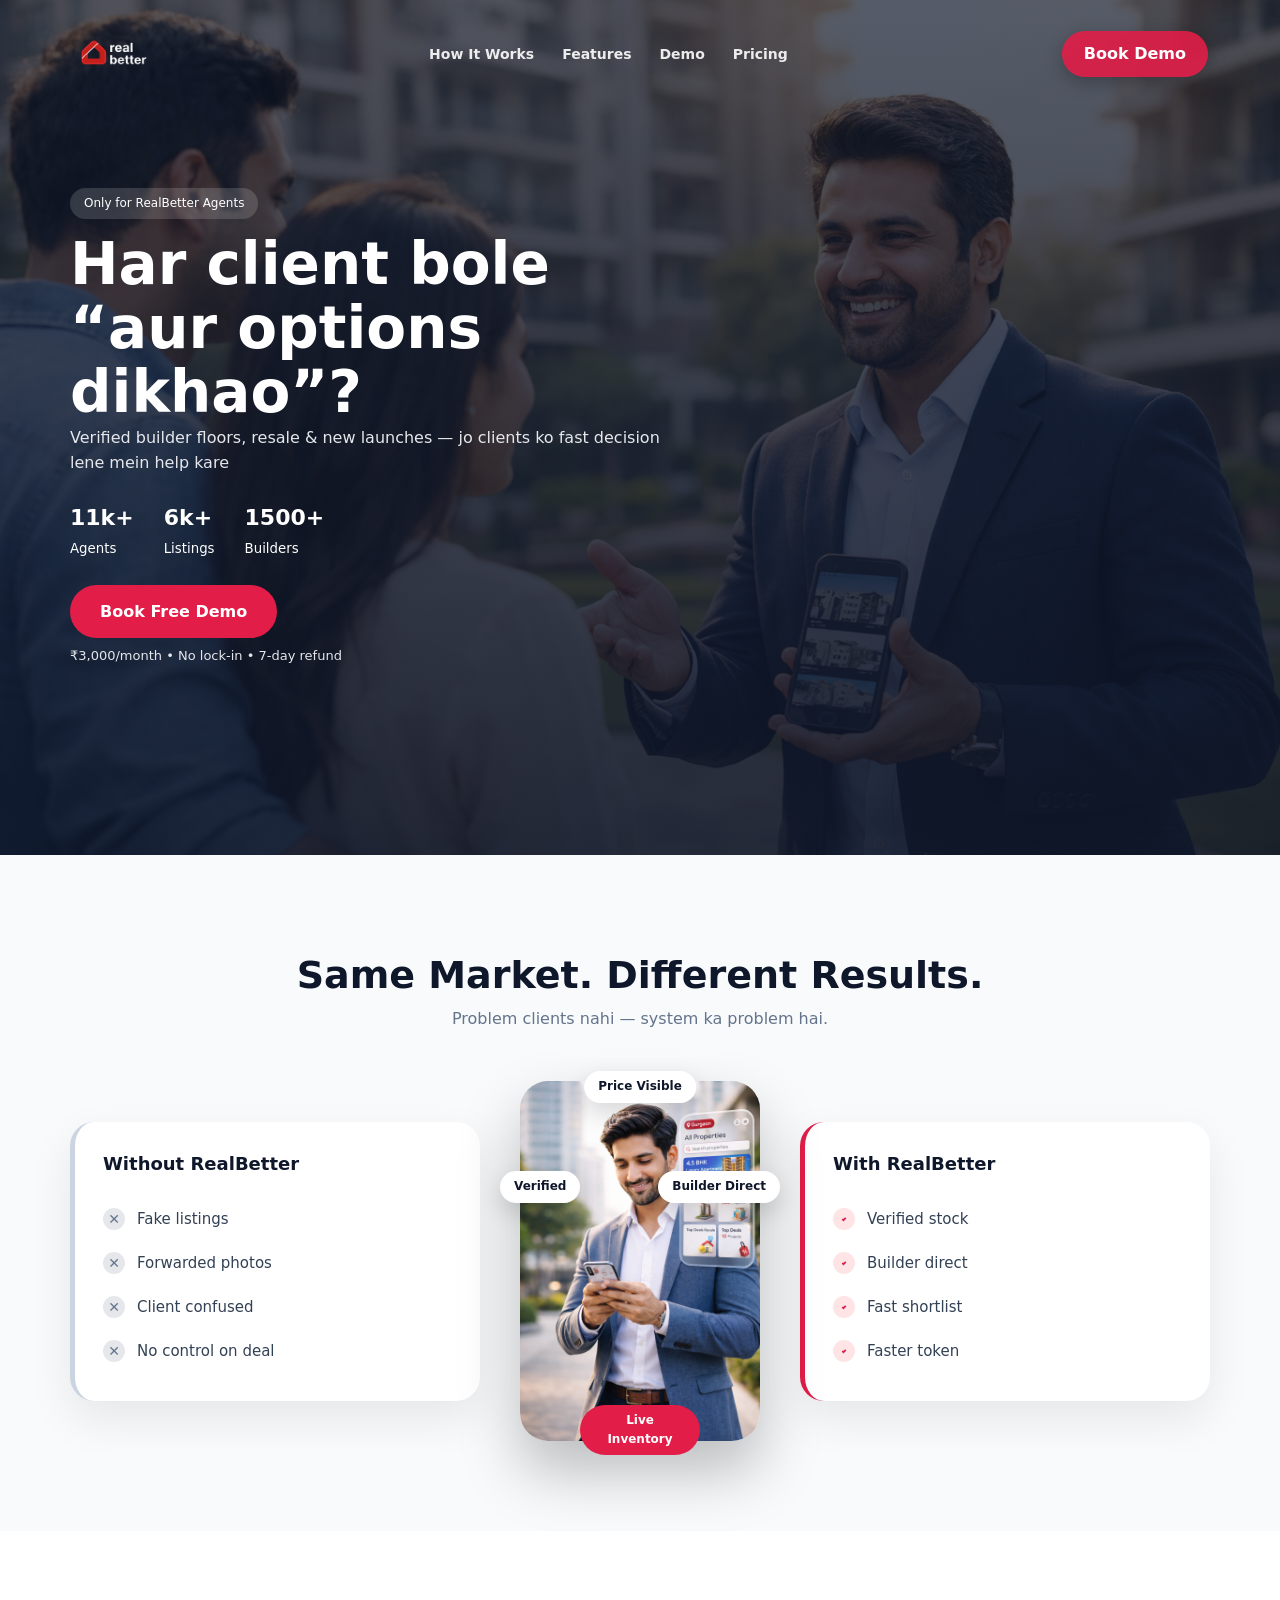
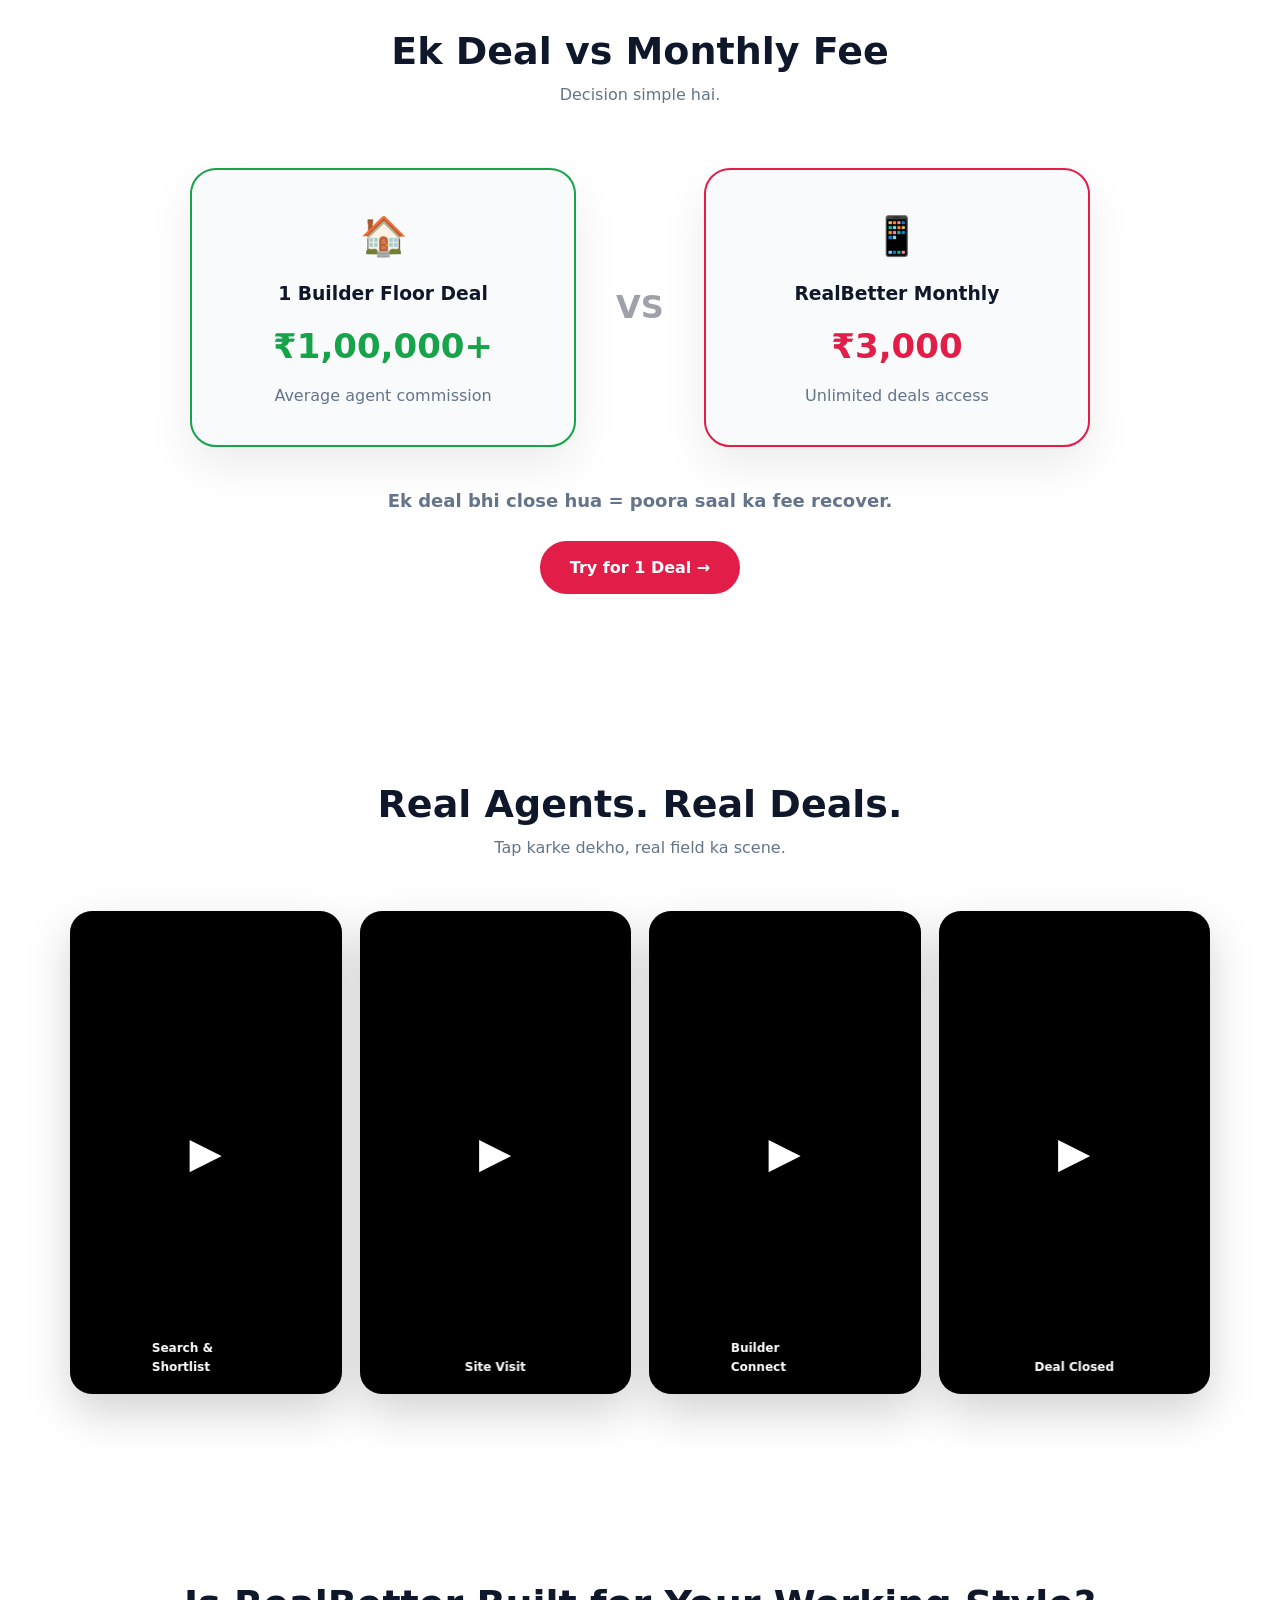
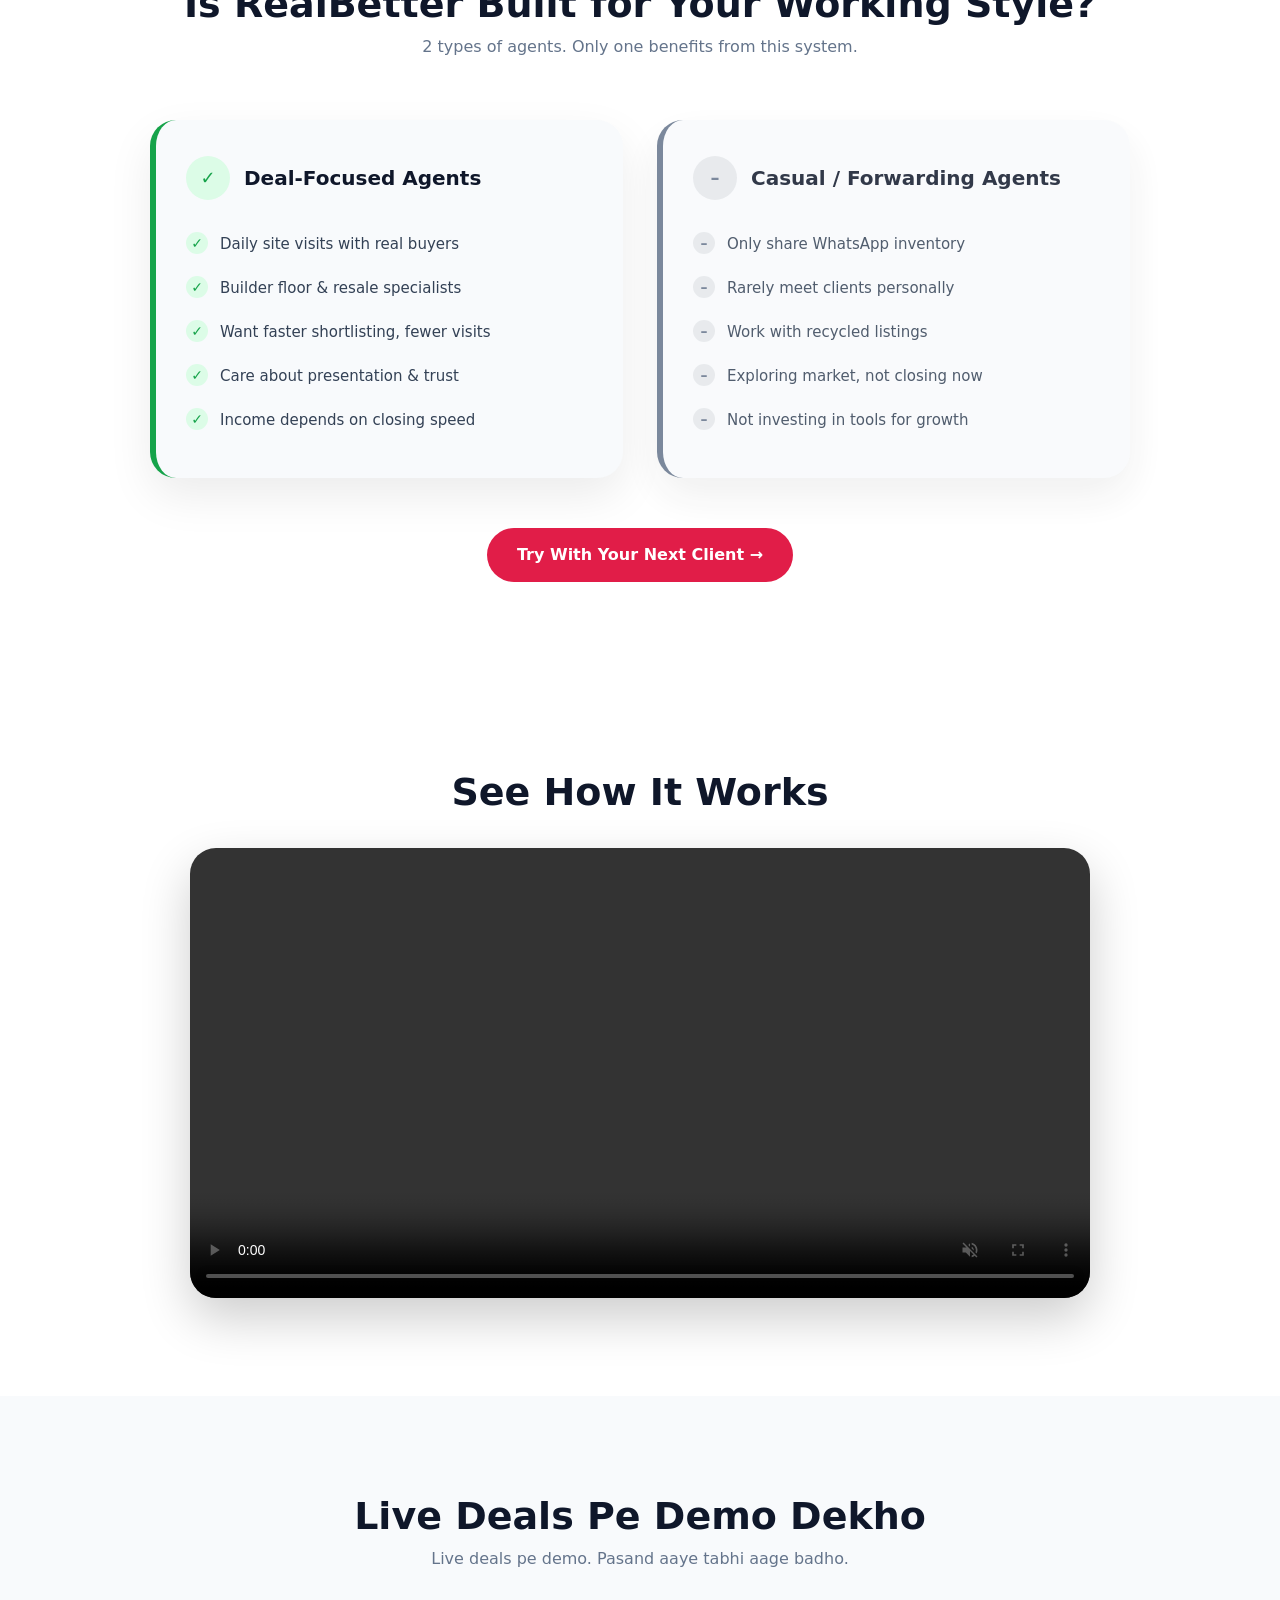
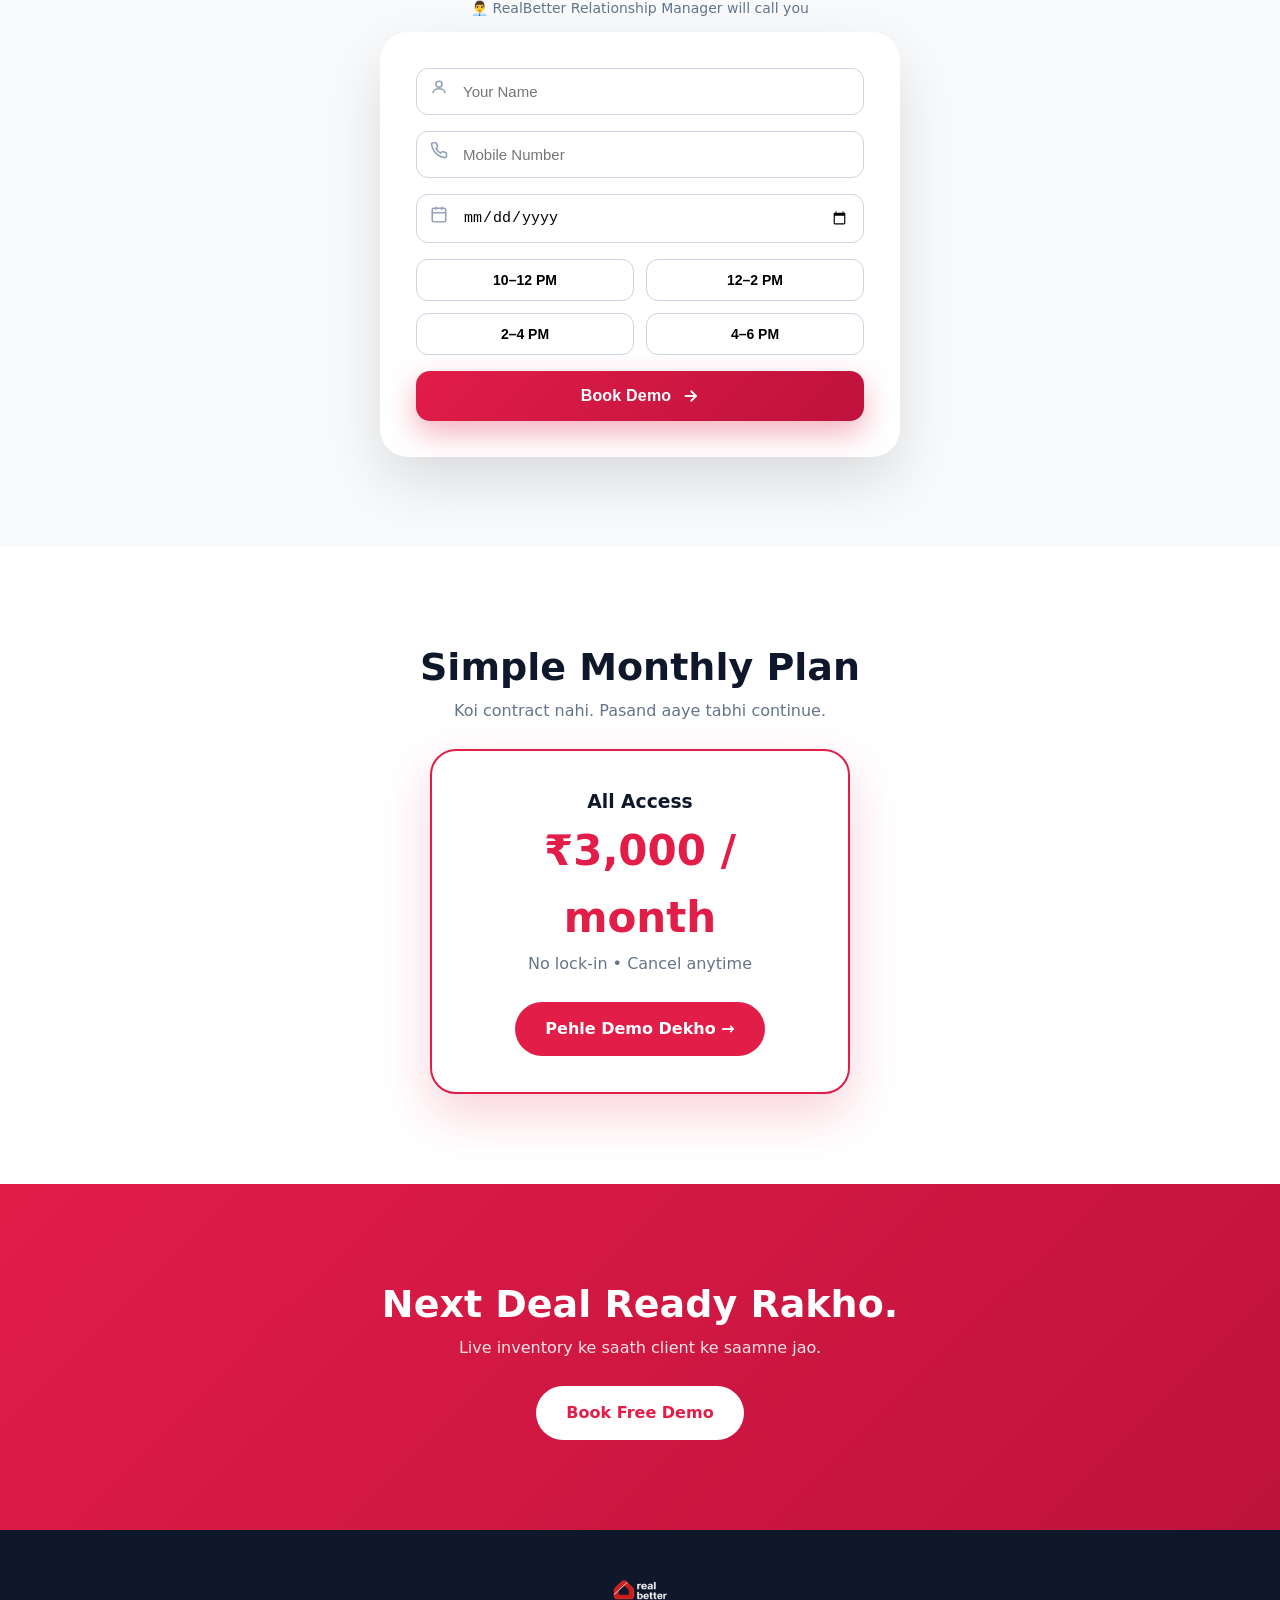
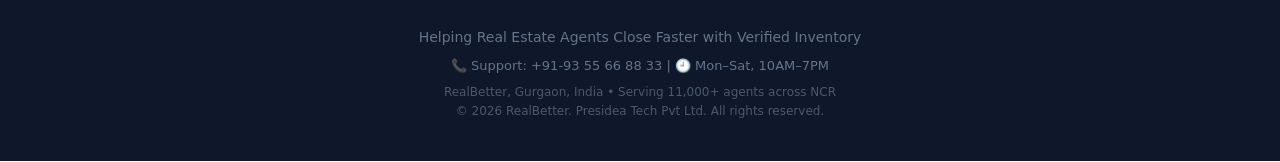
<file: subscription/index.html>
<!DOCTYPE html>
<html lang="en">
<head>


<link rel="icon" href="/favicon.ico" type="image/x-icon">
<link rel="icon" type="image/png" sizes="32x32" href="images/favicon-32.png">
<link rel="icon" type="image/png" sizes="16x16" href="images/favicon-16.png">
<link rel="apple-touch-icon" sizes="180x180" href="images/apple-touch-icon.png">

<meta charset="UTF-8"/>
<meta name="viewport" content="width=device-width, initial-scale=1.0"/>
<title>RealBetter - Close Deals Faster</title>

<style>
:root{
--red:#e11d48;
--dark:#0f172a;
--gray:#f8fafc;
--muted:#64748b;
}

*{box-sizing:border-box;margin:0;padding:0}
body{
font-family: Inter, system-ui, -apple-system, Segoe UI, Roboto, Arial, sans-serif;
background:#fff;color:var(--dark);line-height:1.6;
}
img{max-width:100%;display:block}
a{text-decoration:none;color:inherit}

.container{max-width:1180px;margin:auto;padding:0 20px}
.section{padding:90px 0}
.center{text-align:center}

h1{font-size:clamp(32px,5vw,58px);line-height:1.1}
h2{font-size:clamp(26px,3vw,38px)}
p{color:var(--muted)}

.btn{
display:inline-flex;align-items:center;gap:10px;
padding:14px 30px;border-radius:999px;
background:var(--red);color:#fff;font-weight:700;
transition:.25s;
}
.btn:hover{transform:translateY(-2px);background:#be123c}


/* ===== HEADER ===== */

.rb-header{
  position:fixed;
  top:16px;
  left:0;
  right:0;
  z-index:100;
  transition:all .4s ease;
}

.rb-header-inner{
  max-width:1180px;
  margin:auto;
  padding:12px 22px;
  display:flex;
  align-items:center;
  justify-content:space-between;
  border-radius:999px;
  transition:all .4s ease;
}

.rb-logo img{
  height:52px;
  transition:.4s;
}

/* NAV */

.rb-nav{
  display:flex;
  gap:28px;
  font-size:14px;
  font-weight:600;
}

.rb-nav a{
  color:rgba(255,255,255,.9);
  transition:.25s;
}

.rb-nav a:hover{color:#fff}

/* CTA */

.rb-cta{
  background:rgba(225,29,72,.9);
  color:#fff;
  padding:10px 22px;
  border-radius:999px;
  font-weight:700;
  box-shadow:0 6px 18px rgba(0,0,0,.25);
  transition:.25s;
}

.rb-cta:hover{background:#be123c}

/* ===== SCROLLED STATE ===== */

.rb-header.scrolled .rb-header-inner{
  background:#fff;
  box-shadow:0 10px 30px rgba(0,0,0,.15);
  padding:6px 18px;
}

.rb-header.scrolled .rb-logo img{
  height:42px;
}

.rb-header.scrolled .rb-nav a{
  color:#374151;
}

.rb-header.scrolled .rb-nav a:hover{
  color:#e11d48;
}

.rb-header.scrolled .rb-cta{
  background:#e11d48;
}

/* ===== MOBILE ===== */

@media(max-width:900px){
  .rb-nav{display:none}
}

/* ===== HERO ===== */
.hero{
min-height:95vh;display:flex;align-items:center;
background:
linear-gradient(to bottom,rgba(15,23,42,.7),rgba(15,23,42,.9)),
url('images/hero-image.png') center/cover no-repeat;
color:#fff;
}
.hero-grid{display:grid;grid-template-columns:1.1fr .9fr;gap:60px;align-items:center}
.hero p{color:#e5e7eb}
.badge{
display:inline-block;background:rgba(255,255,255,.15);
padding:6px 14px;border-radius:999px;font-size:12px;margin-bottom:14px
}
.stats{display:flex;gap:30px;margin:24px 0}
.stat strong{font-size:22px;display:block}

@media(max-width:600px){

  h1{font-size:34px}
  h2{font-size:26px}

  .section{padding:60px 0}

  .hero{min-height:auto;padding:80px 0}

  .stats{flex-direction:row;gap:10px}

  .btn{
    width:100%;
    justify-content:center;
    font-size:16px;
    padding:16px 24px;
  }

}
/* ===== PAIN → IMAGE → SOLUTION (VISUAL) ===== */

.triple-compare{
  display:grid;
  grid-template-columns:1fr auto 1fr;
  gap:40px;
  align-items:center;
}

/* IMAGE CENTER */
.compare-image{
  position:relative;
  display:flex;
  justify-content:center;
  text-align:center;
}

.compare-image img{
  width:240px;
  border-radius:28px;
  box-shadow:0 30px 60px rgba(0,0,0,.25);
}

/* FLOATING TAGS */
.image-float{
  position:absolute;
  background:#fff;
  padding:6px 14px;
  border-radius:999px;
  font-size:12px;
  font-weight:800;
  box-shadow:0 10px 25px rgba(0,0,0,.15);
  white-space:nowrap;
}

.image-float.left{ top:25%; left:-20px; }
.image-float.right{ top:25%; right:-20px; }
.image-float.top{
  top:-10px;
  left:50%;
  transform:translateX(-50%);
}

/* IMAGE TAG */
.image-tag{
  position:absolute;
  bottom:-14px;
  left:50%;
  transform:translateX(-50%);
  background:var(--red);
  color:#fff;
  padding:6px 16px;
  border-radius:999px;
  font-size:12px;
  font-weight:700;
}

/* COMPARE BOXES */
.compare-box{
  background:#fff;
  border-radius:24px;
  padding:28px;
  box-shadow:0 18px 45px rgba(0,0,0,.08);
}

.compare-box h3{
  margin-bottom:18px;
  font-size:18px;
}

.compare-item{
  display:flex;
  align-items:center;
  gap:12px;
  padding:10px 0;
  font-size:15px;
  color:#334155;
}

.compare-box.bad{ border-left:5px solid #cbd5e1; }
.compare-box.good{ border-left:5px solid var(--red); }

/* ICONS */
.x-icon{
  width:22px;height:22px;
  display:grid;place-items:center;
  border-radius:50%;
  background:#e5e7eb;
  color:#64748b;
  font-weight:800;
  font-size:14px;
  flex-shrink:0;
}

.check-icon{
  width:22px;height:22px;
  display:grid;place-items:center;
  border-radius:50%;
  background:#ffe4e6;
  color:var(--red);
  flex-shrink:0;
}

.check-icon svg{
  width:14px;
  height:14px;
  stroke-width:3;
}

/* ===== TABLET & MOBILE ===== */

@media(max-width:900px){

  .triple-compare{
    grid-template-columns:1fr;
    gap:30px;
  }

  .compare-image{
    margin:10px 0 20px;
  }

  .compare-image img{
    width:200px;
  }

  .image-float.left{ left:10px; }
  .image-float.right{ right:10px; }
}

/* ===== SMALL MOBILE ===== */

@media(max-width:600px){

  .compare-image img{
    width:180px;
  }

  .compare-box{
    padding:22px;
  }

  .image-float{
    font-size:11px;
    padding:5px 10px;
  }
}


/* ===== DEAL VS PRICE ===== */

.deal-grid{
  display:grid;
  grid-template-columns:1fr auto 1fr;
  align-items:center;
  gap:40px;
  max-width:900px;
  margin:auto;
}

.deal-card{
  background:#f8fafc;
  border-radius:26px;
  padding:36px 28px;
  text-align:center;
  box-shadow:0 18px 45px rgba(0,0,0,.08);
}

.deal-card.big{
  border:2px solid #16a34a;
}

.deal-card.small{
  border:2px solid var(--red);
}

.deal-icon{
  font-size:38px;
  margin-bottom:12px;
}

.deal-amount{
  font-size:34px;
  font-weight:900;
  color:#16a34a;
  margin:10px 0;
}

.deal-amount.red{
  color:var(--red);
}

.deal-vs{
  font-size:32px;
  font-weight:900;
  opacity:.4;
}

/* MOBILE */

@media(max-width:900px){
  .deal-grid{
    grid-template-columns:1fr;
    gap:26px;
  }

  .deal-vs{
    display:none;
  }
}
/* ===== REELS CLICK TO PLAY ===== */

.reels-grid{
  display:grid;
  grid-template-columns:repeat(4,1fr);
  gap:18px;
}

.reel-card{
  position:relative;
  border-radius:22px;
  overflow:hidden;
  background:#000;
  box-shadow:0 18px 45px rgba(0,0,0,.18);
  cursor:pointer;
}

.reel-card video{
  width:100%;
  height:100%;
  object-fit:cover;
  aspect-ratio:9/16;
  display:block;
}

/* PLAY BUTTON */
.play-overlay{
  position:absolute;
  inset:0;
  display:grid;
  place-items:center;
  font-size:42px;
  color:#fff;
  background:rgba(0,0,0,.35);
  transition:.25s;
}

.reel-card.playing .play-overlay{
  opacity:0;
  pointer-events:none;
}

/* TAG */
.reel-tag{
  position:absolute;
  bottom:10px;
  left:50%;
  transform:translateX(-50%);
  background:rgba(0,0,0,.65);
  color:#fff;
  padding:6px 14px;
  border-radius:999px;
  font-size:12px;
  font-weight:700;
  backdrop-filter:blur(4px);
}

/* TABLET */
@media(max-width:900px){
  .reels-grid{
    grid-template-columns:repeat(2,1fr);
  }
}

/* MOBILE */
@media(max-width:600px){
  .reels-grid{
    grid-template-columns:1fr;
  }
}


/* ===== WHO IT'S FOR / NOT FOR ===== */

.fit-section{
  background:#fff;
}

.fit-grid{
  display:grid;
  grid-template-columns:1fr 1fr;
  gap:34px;
  max-width:980px;
  margin:auto;
}

.fit-box{
  background:#f8fafc;
  border-radius:26px;
  padding:36px 30px;
  box-shadow:0 18px 45px rgba(0,0,0,.08);
}

.fit-box.for{
  border-left:6px solid #16a34a;
}

.fit-box.not{
  border-left:6px solid #64748b;
  opacity:.85;
}

.fit-box h3{
  font-size:20px;
  margin-bottom:16px;
}

.fit-item{
  display:flex;
  gap:12px;
  align-items:flex-start;
  padding:10px 0;
  font-size:15px;
  color:#334155;
}

.fit-icon{
  width:22px;height:22px;
  border-radius:50%;
  display:grid;
  place-items:center;
  flex-shrink:0;
  font-weight:900;
  font-size:14px;
}

.fit-box.for .fit-icon{
  background:#dcfce7;
  color:#16a34a;
}

.fit-box.not .fit-icon{
  background:#e5e7eb;
  color:#64748b;
}

.fit-cta{
  text-align:center;
  margin-top:50px;
}

/* MOBILE */

@media(max-width:900px){
  .fit-grid{
    grid-template-columns:1fr;
  }

  .fit-box{
    padding:28px 22px;
  }
}


/* PAID HIGHLIGHT */

.fp-box.paid{
  border:2px solid var(--red);
  box-shadow:0 25px 60px rgba(225,29,72,.18);
  position:relative;
}

.fp-box.paid li::before{
  background:var(--red);
}

.fp-badge{
  position:absolute;
  top:-12px;
  left:24px;
  background:var(--red);
  color:#fff;
  padding:5px 14px;
  font-size:12px;
  border-radius:999px;
  font-weight:600;
}

/* MOBILE */

@media(max-width:800px){
  .free-paid-grid{
    grid-template-columns:1fr;
  }
}


/* ===== CARDS ===== */
.grid-3{display:grid;grid-template-columns:repeat(auto-fit,minmax(260px,1fr));gap:26px}
.grid-2{display:grid;grid-template-columns:repeat(auto-fit,minmax(300px,1fr));gap:32px}

.card{
background:#fff;border-radius:22px;padding:26px;
box-shadow:0 15px 40px rgba(0,0,0,.08);
}
.card.soft{background:var(--gray)}
.icon{
width:46px;height:46px;border-radius:14px;
display:grid;place-items:center;
background:#ffe4e6;color:var(--red);margin-bottom:14px
}
.icon svg{width:22px;height:22px}

@media(max-width:600px){

  .card{
    padding:22px;
  }

}
/* ===== DEMO FORM ===== */

.form-wrap{
  background:#fff;
  border-radius:28px;
  padding:36px;
  box-shadow:0 25px 60px rgba(0,0,0,.12);
  max-width:520px;
  margin:auto;
}

/* FIELD */
.field{
  position:relative;
  margin-bottom:16px;
}

/* INPUTS */
.field input{
  width:100%;
  padding:14px 14px 14px 46px;
  border-radius:12px;
  border:1px solid #cbd5e1;
  font-size:15px;
  background:#fff;
}

.field input:focus{
  outline:none;
  border-color:var(--red);
}

/* ICON */
.field-icon{
  position:absolute;
  left:14px;
  top:50%;
  transform:translateY(-50%);
  color:#94a3b8;
  pointer-events:none;
}

.field-icon svg{
  width:18px;
  height:18px;
  stroke-width:2.2;
}

/* ===== TIME SLOTS ===== */

.time-slots{
  display:grid;
  grid-template-columns:1fr 1fr;
  gap:12px;
  margin-top:8px;
}

.slot{
  border:1px solid #cbd5e1;
  background:#fff;
  padding:12px;
  border-radius:12px;
  font-weight:600;
  font-size:14px;
  cursor:pointer;
  transition:.25s;
}

.slot:hover{
  border-color:var(--red);
  color:var(--red);
}

.slot.active{
  background:#ffe4e6;
  border-color:var(--red);
  color:var(--red);
}
/* ===== DEMO CTA BUTTON ===== */

.demo-btn{
  width:100%;
  margin-top:16px;
  padding:16px 22px;
  border:none;
  border-radius:14px;
  background:linear-gradient(135deg,#e11d48,#be123c);
  color:#fff;
  font-size:16px;
  font-weight:800;
  letter-spacing:.2px;
  cursor:pointer;

  display:flex;
  align-items:center;
  justify-content:center;
  gap:10px;

  box-shadow:0 12px 30px rgba(225,29,72,.35);
  transition:all .25s ease;
}

.demo-btn svg{
  width:18px;
  height:18px;
  stroke-width:2.5;
}

.demo-btn:hover{
  transform:translateY(-2px);
  box-shadow:0 18px 40px rgba(225,29,72,.45);
}

.demo-btn:active{
  transform:translateY(0);
  box-shadow:0 8px 20px rgba(225,29,72,.35);
}

.demo-btn:disabled{
  opacity:.7;
  cursor:not-allowed;
}




/* MOBILE */
@media(max-width:600px){
  .form-wrap{padding:26px 20px}

  .field input{
    font-size:16px;
    padding:16px 16px 16px 48px;
  }
}

/* ===== PRICING ===== */
.price-box{
border:2px solid var(--red);
border-radius:26px;padding:36px;text-align:center;
box-shadow:0 20px 50px rgba(225,29,72,.2)
}
.price{font-size:42px;font-weight:900;color:var(--red)}

/* ===== FINAL CTA ===== */
.final{
background:linear-gradient(135deg,#e11d48,#be123c);
color:#fff;text-align:center
}
.final p{color:#ffe4e6}

/* ===== MOBILE ===== */
@media(max-width:900px){
.hero-grid{grid-template-columns:1fr;text-align:center}
.stats{justify-content:center}
}
</style>
</head>

<body>
<!-- ===== STICKY HEADER ===== -->
<header id="rb-header" class="rb-header">
  <div class="rb-header-inner">

    <!-- LOGO -->
    <a href="#" class="rb-logo">
      <img id="rb-logo-img" src="images/white.png" alt="RealBetter Logo" />
    </a>

    <!-- DESKTOP NAV -->
    <nav class="rb-nav">
      <a href="#how">How It Works</a>
      <a href="#features">Features</a>
      <a href="#watch">Demo</a>
      <a href="#pricing">Pricing</a>
    </nav>

    <!-- CTA -->
    <a href="#demo" class="rb-cta">Book Demo</a>

  </div>
</header>

<!-- HERO -->
<section class="hero">
<div class="container hero-grid">
<div>
<span class="badge">Only for RealBetter Agents</span>
<h1>Har client bole<br>“aur options dikhao”?</h1>
<p>Verified builder floors, resale & new launches — jo clients ko fast decision lene mein help kare</p>

<div class="stats">
<div class="stat"><strong>11k+</strong><small>Agents</small></div>
<div class="stat"><strong>6k+</strong><small>Listings</small></div>
<div class="stat"><strong>1500+</strong><small>Builders</small></div>
</div>

<a href="#demo" class="btn">Book Free Demo</a>
<p style="font-size:13px;margin-top:8px">₹3,000/month • No lock-in • 7-day refund</p>
</div>

</div>
</section>
<!-- PAIN → IMAGE → SOLUTION (SIMPLIFIED + VISUAL) -->
<section class="section pain-visual" id="how" style="background:var(--gray)">
  <div class="container">

    <div class="center" style="margin-bottom:50px">
      <h2>Same Market. Different Results.</h2>
      <p>Problem clients nahi — system ka problem hai.</p>
    </div>

    <div class="triple-compare">

      <!-- WITHOUT -->
      <div class="compare-box bad">
        <h3>Without RealBetter</h3>

        <div class="compare-item">
          <span class="x-icon">✕</span> Fake listings
        </div>
        <div class="compare-item">
          <span class="x-icon">✕</span> Forwarded photos
        </div>
        <div class="compare-item">
          <span class="x-icon">✕</span> Client confused
        </div>
        <div class="compare-item">
          <span class="x-icon">✕</span> No control on deal
        </div>
      </div>

      <!-- IMAGE CENTER -->
      <div class="compare-image">
        <img src="images/agent-phone.png" alt="RealBetter app showing live properties">

        <!-- FLOATING BENEFITS -->
        <span class="image-float left">Verified</span>
        <span class="image-float right">Builder Direct</span>
        <span class="image-float top">Price Visible</span>

        <span class="image-tag">Live Inventory</span>
      </div>

      <!-- WITH -->
      <div class="compare-box good">
        <h3>With RealBetter</h3>

        <div class="compare-item">
          <span class="check-icon">
            <svg viewBox="0 0 24 24" fill="none" stroke="currentColor">
              <path d="M9 12l2 2 4-4"/>
            </svg>
          </span>
          Verified stock
        </div>

        <div class="compare-item">
          <span class="check-icon">
            <svg viewBox="0 0 24 24" fill="none" stroke="currentColor">
              <path d="M9 12l2 2 4-4"/>
            </svg>
          </span>
          Builder direct
        </div>

        <div class="compare-item">
          <span class="check-icon">
            <svg viewBox="0 0 24 24" fill="none" stroke="currentColor">
              <path d="M9 12l2 2 4-4"/>
            </svg>
          </span>
          Fast shortlist
        </div>

        <div class="compare-item">
          <span class="check-icon">
            <svg viewBox="0 0 24 24" fill="none" stroke="currentColor">
              <path d="M9 12l2 2 4-4"/>
            </svg>
          </span>
          Faster token
        </div>
      </div>

    </div>

  </div>
</section>
<!-- DEAL VS PRICE SECTION -->
<section class="section deal-math" style="background:#fff">
  <div class="container">

    <div class="center" style="margin-bottom:60px">
      <h2>Ek Deal vs Monthly Fee</h2>
      <p>Decision simple hai.</p>
    </div>

    <div class="deal-grid">

      <!-- DEAL CARD -->
      <div class="deal-card big">
        <div class="deal-icon">🏠</div>
        <h3>1 Builder Floor Deal</h3>
        <div class="deal-amount">₹1,00,000+</div>
        <p>Average agent commission</p>
      </div>

      <!-- VS -->
      <div class="deal-vs">VS</div>

      <!-- PRICE CARD -->
      <div class="deal-card small">
        <div class="deal-icon">📱</div>
        <h3>RealBetter Monthly</h3>
        <div class="deal-amount red">₹3,000</div>
        <p>Unlimited deals access</p>
      </div>

    </div>

    <div class="center" style="margin-top:40px">
      <p style="font-weight:700;font-size:18px">
        Ek deal bhi close hua = poora saal ka fee recover.
      </p>
      <br>
      <a href="#demo" class="btn">Try for 1 Deal →</a>
    </div>

  </div>
</section>
<!-- REAL AGENT REELS (CLICK TO PLAY WITH SOUND) -->
<section class="section reels-section" style="background:#fff">
  <div class="container">

    <div class="center" style="margin-bottom:50px">
      <h2>Real Agents. Real Deals.</h2>
      <p>Tap karke dekho, real field ka scene.</p>
    </div>

    <div class="reels-grid">

      <!-- REEL 1 -->
      <div class="reel-card" onclick="toggleReel(this)">
        <video src="videos/agent1.mp4" playsinline></video>
        <div class="play-overlay">▶</div>
        <span class="reel-tag">Search & Shortlist</span>
      </div>

      <!-- REEL 2 -->
      <div class="reel-card" onclick="toggleReel(this)">
        <video src="videos/agent2.mp4" playsinline></video>
        <div class="play-overlay">▶</div>
        <span class="reel-tag">Site Visit</span>
      </div>

      <!-- REEL 3 -->
      <div class="reel-card" onclick="toggleReel(this)">
        <video src="videos/agent3.mp4" playsinline></video>
        <div class="play-overlay">▶</div>
        <span class="reel-tag">Builder Connect</span>
      </div>

      <!-- REEL 4 -->
      <div class="reel-card" onclick="toggleReel(this)">
        <video src="videos/agent4.mp4" playsinline></video>
        <div class="play-overlay">▶</div>
        <span class="reel-tag">Deal Closed</span>
      </div>

    </div>

  </div>
</section>


<!-- WHO IT'S FOR / NOT FOR — VISUAL FIRST -->
<section class="section fit-section" id="features">
  <div class="container">

    <div class="center" style="margin-bottom:60px">
      <h2>Is RealBetter Built for Your Working Style?</h2>
      <p>2 types of agents. Only one benefits from this system.</p>
    </div>

    <div class="fit-grid">

      <!-- FOR -->
      <div class="fit-box for">

        <div style="display:flex;align-items:center;gap:14px;margin-bottom:22px">
          <div class="fit-icon" style="width:44px;height:44px;font-size:18px">✓</div>
          <h3 style="margin:0">Deal-Focused Agents</h3>
        </div>

        <div class="fit-item">
          <span class="fit-icon">✓</span>
          Daily site visits with real buyers
        </div>

        <div class="fit-item">
          <span class="fit-icon">✓</span>
          Builder floor & resale specialists
        </div>

        <div class="fit-item">
          <span class="fit-icon">✓</span>
          Want faster shortlisting, fewer visits
        </div>

        <div class="fit-item">
          <span class="fit-icon">✓</span>
          Care about presentation & trust
        </div>

        <div class="fit-item">
          <span class="fit-icon">✓</span>
          Income depends on closing speed
        </div>

      </div>

      <!-- NOT FOR -->
      <div class="fit-box not">

        <div style="display:flex;align-items:center;gap:14px;margin-bottom:22px">
          <div class="fit-icon" style="width:44px;height:44px;font-size:18px">–</div>
          <h3 style="margin:0">Casual / Forwarding Agents</h3>
        </div>

        <div class="fit-item">
          <span class="fit-icon">–</span>
          Only share WhatsApp inventory
        </div>

        <div class="fit-item">
          <span class="fit-icon">–</span>
          Rarely meet clients personally
        </div>

        <div class="fit-item">
          <span class="fit-icon">–</span>
          Work with recycled listings
        </div>

        <div class="fit-item">
          <span class="fit-icon">–</span>
          Exploring market, not closing now
        </div>

        <div class="fit-item">
          <span class="fit-icon">–</span>
          Not investing in tools for growth
        </div>

      </div>

    </div>

    <div class="fit-cta">
      <a href="#demo" class="btn">Try With Your Next Client →</a>
    </div>

  </div>
</section>


<!-- VIDEO -->
<section class="section" id="watch">
<div class="container center">
<h2>See How It Works</h2><br>
<video src="videos/demo.mp4" controls muted autoplay playsinline
style="width:100%;max-width:900px;border-radius:26px;box-shadow:0 20px 50px rgba(0,0,0,.2)"></video>
</div>
</section>

<!-- DEMO FORM -->
<section class="section" id="demo" style="background:var(--gray)">
  <div class="container center">
    <h2>Live Deals Pe Demo Dekho</h2>
    <p>Live deals pe demo. Pasand aaye tabhi aage badho.</p><br>
<p style="font-size:14px;margin-bottom:12px">
  👨‍💼 RealBetter Relationship Manager will call you<br>
</p>

    <div class="form-wrap">
      <form id="demoForm">

        <!-- NAME -->
        <div class="field">
          <span class="field-icon">
            <svg viewBox="0 0 24 24" fill="none" stroke="currentColor">
              <circle cx="12" cy="8" r="4"/>
              <path d="M4 20c0-4 4-6 8-6s8 2 8 6"/>
            </svg>
          </span>
          <input id="name" placeholder="Your Name" required />
        </div>

        <!-- PHONE -->
        <div class="field">
          <span class="field-icon">
            <svg viewBox="0 0 24 24" fill="none" stroke="currentColor">
              <path d="M22 16.9v3a2 2 0 0 1-2.2 2
                       19.8 19.8 0 0 1-8.6-3.1
                       19.5 19.5 0 0 1-6-6
                       19.8 19.8 0 0 1-3.1-8.7
                       A2 2 0 0 1 4.1 2h3
                       a2 2 0 0 1 2 1.7
                       12.8 12.8 0 0 0 .7 2.8
                       2 2 0 0 1-.4 2.1L8.1 9.9
                       a16 16 0 0 0 6 6l1.3-1.3
                       a2 2 0 0 1 2.1-.4
                       12.8 12.8 0 0 0 2.8.7
                       a2 2 0 0 1 1.7 2z"/>
            </svg>
          </span>
          <input id="mobile" placeholder="Mobile Number" pattern="[0-9]{10}" required />
        </div>

        <!-- DATE -->
        <div class="field">
          <span class="field-icon">
            <svg viewBox="0 0 24 24" fill="none" stroke="currentColor">
              <rect x="3" y="4" width="18" height="18" rx="2"/>
              <line x1="16" y1="2" x2="16" y2="6"/>
              <line x1="8" y1="2" x2="8" y2="6"/>
              <line x1="3" y1="10" x2="21" y2="10"/>
            </svg>
          </span>
          <input type="date" id="date" required />
        </div>

        <!-- TIME SLOTS -->
        <div class="time-slots">
          <button type="button" class="slot">10–12 PM</button>
          <button type="button" class="slot">12–2 PM</button>
          <button type="button" class="slot">2–4 PM</button>
          <button type="button" class="slot">4–6 PM</button>
        </div>

        <input type="hidden" id="timeSlot" required />

     <button class="demo-btn" type="submit">
  Book Demo
  <svg viewBox="0 0 24 24" fill="none" stroke="currentColor">
    <path d="M5 12h14"/>
    <path d="M13 5l7 7-7 7"/>
  </svg>
</button>


      </form>
    </div>
  </div>
</section>

<!-- SIMPLE PRICE REASSURANCE -->
<section class="section" id="pricing" style="background:#fff">
  <div class="container center">

    <h2>Simple Monthly Plan</h2>
    <p>Koi contract nahi. Pasand aaye tabhi continue.</p><br>

    <div class="price-box" style="max-width:420px;margin:auto">
      <h3>All Access</h3>
      <div class="price">₹3,000 / month</div>
      <p>No lock-in • Cancel anytime</p><br>
      <a href="#demo" class="btn">Pehle Demo Dekho →</a>
    </div>

  </div>
</section>

<!-- FINAL -->
<section class="section final">
  <div class="container">
    <h2>Next Deal Ready Rakho.</h2>
    <p>Live inventory ke saath client ke saamne jao.</p><br>
    <a href="#demo" class="btn" style="background:#fff;color:var(--red)">Book Free Demo</a>
  </div>
</section>

<!-- SIMPLE TRUST FOOTER -->
<footer style="background:#0f172a;color:#cbd5e1;padding:40px 0">
  <div class="container center">

    <img src="images/white.png" alt="RealBetter" style="height:42px;margin:auto;margin-bottom:14px">

    <p style="font-size:14px;margin-bottom:8px">
      Helping Real Estate Agents Close Faster with Verified Inventory
    </p>

    <p style="font-size:13px;margin-bottom:6px">
      📞 Support: +91-93 55 66 88 33 | 🕘 Mon–Sat, 10AM–7PM
    </p>
<p style="font-size:12px;opacity:.7">
  RealBetter, Gurgaon, India • Serving 11,000+ agents across NCR
</p>

    <p style="font-size:12px;opacity:.7">
      © 2026 RealBetter. Presidea Tech Pvt Ltd. All rights reserved.
    </p>

  </div>
</footer>

<script>
/* ===============================
   TIME SLOT SELECTION
================================ */
const slots = document.querySelectorAll(".slot");
const timeInput = document.getElementById("timeSlot");

slots.forEach(btn => {
  btn.addEventListener("click", () => {
    slots.forEach(b => b.classList.remove("active"));
    btn.classList.add("active");
    timeInput.value = btn.innerText.trim();
  });
});

/* ===============================
   FORM SUBMIT — API POST
================================ */
const form = document.getElementById("demoForm");
const btn = form.querySelector("button");

form.addEventListener("submit", async function(e){
  e.preventDefault();

  const name = document.getElementById("name").value.trim();
  const phone = document.getElementById("mobile").value.trim();
  const date = document.getElementById("date").value;
  const time = document.getElementById("timeSlot").value;

  if(!name){ alert("Enter name"); return; }
  if(!/^[6-9]\d{9}$/.test(phone)){ alert("Enter valid mobile"); return; }
  if(!date){ alert("Select date"); return; }
  if(!time){ alert("Select time slot"); return; }

  btn.disabled = true;
  btn.innerText = "Booking...";

  try{
    const res = await fetch("https://www.abhrabanerjee.com/api/rb_lead",{
  method: "POST",
  headers: { "Content-Type": "application/json" },
  body: JSON.stringify({
    name,
    mobile: phone,   // ✅ send correct variable
    date,
    timeSlot: time   // ✅ match backend field
  })
});


    if(res.ok){
      form.innerHTML = `
        <h3 style="color:#16a34a">✅ Demo Booked Successfully</h3>
        <p style="margin-top:10px">Our RM will call you shortly.</p>
      `;
    }else{
      throw new Error();
    }
  }catch(err){
    alert("Something went wrong. Please try again.");
    btn.disabled = false;
    btn.innerText = "Book Demo";
  }
});
</script>

<script>
function toggleReel(card){
  const video = card.querySelector("video");

  // stop all other videos
  document.querySelectorAll(".reel-card video").forEach(v => {
    if(v !== video){
      v.pause();
      v.currentTime = 0;
      v.parentElement.classList.remove("playing");
      v.muted = true;
    }
  });

  if(video.paused){
    video.muted = false;
    video.play();
    card.classList.add("playing");
  }else{
    video.pause();
    card.classList.remove("playing");
  }
}
</script>


<script>
const header = document.getElementById("rb-header");
const logo = document.getElementById("rb-logo-img");

window.addEventListener("scroll", () => {
  if(window.scrollY > 60){
    header.classList.add("scrolled");
    logo.src = "images/black.png";
  }else{
    header.classList.remove("scrolled");
    logo.src = "images/white.png";
  }
});
</script>

</body>
</html>
</file>
